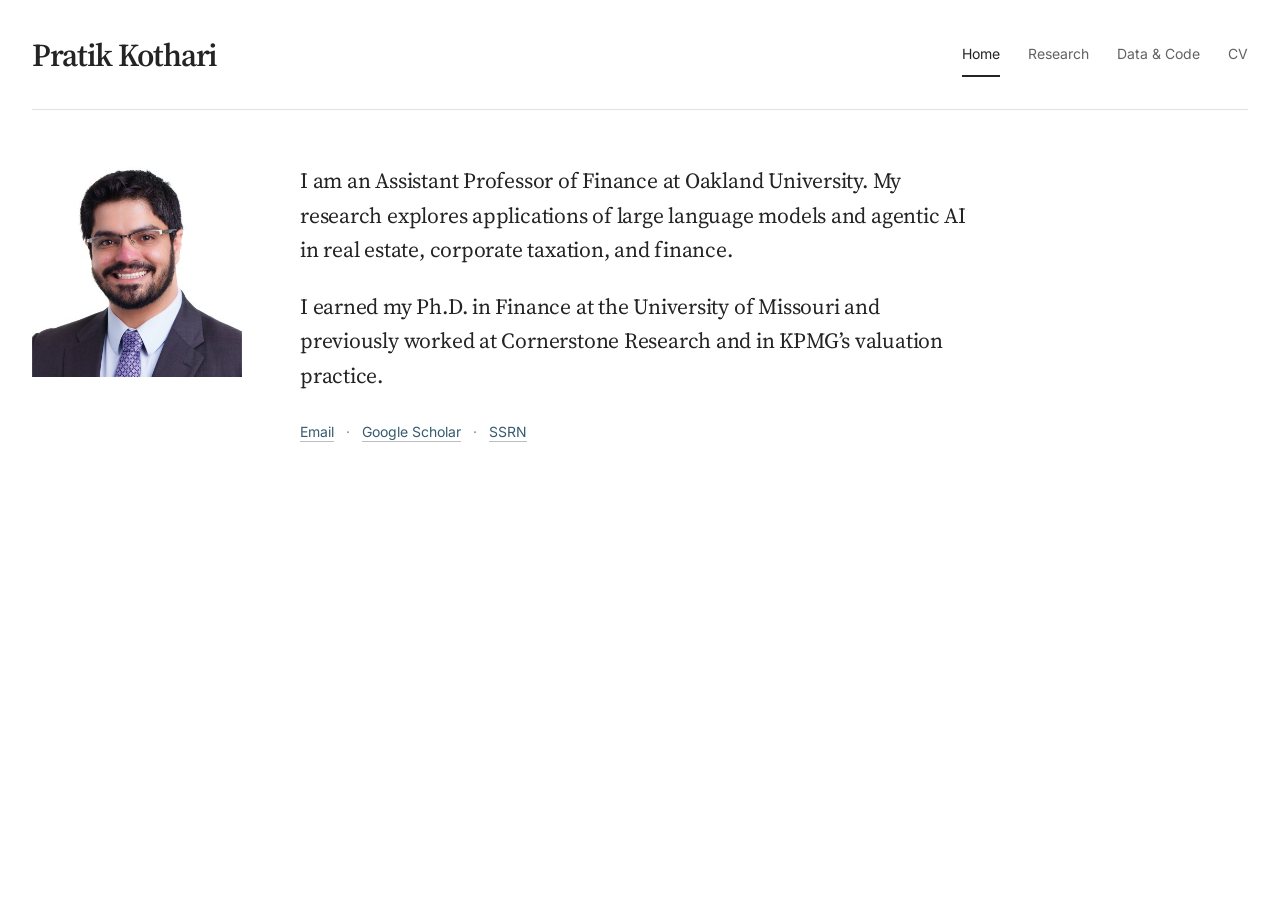
<file: index.html>
<!DOCTYPE html>
<html lang="en">
<head>
  <script src="js/analytics.js" defer></script>
  <meta charset="UTF-8">
  <meta name="viewport" content="width=device-width, initial-scale=1.0">
  <title>Pratik Kothari | Assistant Professor of Finance</title>
  <meta name="description" content="Pratik Kothari is an Assistant Professor of Finance at Oakland University. His research explores applications of large language models and agentic AI in real estate, corporate taxation, and finance.">
  <meta property="og:title" content="Pratik Kothari | Assistant Professor of Finance">
  <meta property="og:description" content="Research on applications of large language models and agentic AI in real estate, corporate taxation, and finance.">
  <meta property="og:type" content="website">
  <meta property="og:url" content="https://pratik-kothari.com/">
  <meta property="og:image" content="https://pratik-kothari.com/images/headshot.jpg">
  <link rel="canonical" href="https://pratik-kothari.com/">
  <script type="application/ld+json">
  {
    "@context": "https://schema.org",
    "@type": "Person",
    "name": "Pratik Kothari",
    "jobTitle": "Assistant Professor of Finance",
    "worksFor": {
      "@type": "Organization",
      "name": "Oakland University",
      "department": "School of Business Administration"
    },
    "url": "https://pratik-kothari.com",
    "image": "https://pratik-kothari.com/images/headshot.jpg",
    "email": "pkothari@oakland.edu",
    "sameAs": [
      "https://scholar.google.com/citations?user=ttBn_mQAAAAJ&hl=en&oi=sra",
      "https://papers.ssrn.com/sol3/cf_dev/AbsByAuth.cfm?per_id=2277546",
      "https://www.oakland.edu/business/faculty-staff-directory/pratik-kothari/"
    ],
    "alumniOf": [
      {"@type": "CollegeOrUniversity", "name": "University of Missouri"},
      {"@type": "CollegeOrUniversity", "name": "University of Texas at Austin"},
      {"@type": "CollegeOrUniversity", "name": "Indian Institute of Technology Roorkee"}
    ],
    "knowsAbout": ["Corporate Governance", "Real Estate Finance", "Corporate Taxation", "AI in Accounting and Finance"]
  }
  </script>
  <link rel="preconnect" href="https://fonts.googleapis.com">
  <link rel="preconnect" href="https://fonts.gstatic.com" crossorigin>
  <link href="https://fonts.googleapis.com/css2?family=Inter:wght@400;500;600&family=Source+Serif+4:opsz,wght@8..60,400;8..60,600&display=swap" rel="stylesheet">
  <link rel="stylesheet" href="https://cdnjs.cloudflare.com/ajax/libs/font-awesome/6.5.1/css/all.min.css" integrity="sha512-DTOQO9RWCH3ppGqcWaEA1BIZOC6xxalwEsw9c2QQeAIftl+Vegovlnee1c9QX4TctnWMn13TZye+giMm8e2LwA==" crossorigin="anonymous" referrerpolicy="no-referrer">
  <link rel="stylesheet" href="css/style.css?v=shared-frame-20261015">
</head>
<body class="home-page">
  <a class="skip-link" href="#main-content">Skip to content</a>

  <nav class="nav" aria-label="Main navigation">
    <div class="nav-inner">
      <h1 class="site-title" id="hero-title"><a href="index.html" class="nav-name">Pratik Kothari</a></h1>
      <button class="nav-toggle" aria-label="Toggle navigation" aria-expanded="false" aria-controls="navigation-links">
        <svg viewBox="0 0 24 24" fill="none" stroke="currentColor" stroke-width="2" stroke-linecap="round">
          <line x1="3" y1="6" x2="21" y2="6"/>
          <line x1="3" y1="12" x2="21" y2="12"/>
          <line x1="3" y1="18" x2="21" y2="18"/>
        </svg>
      </button>
      <ul class="nav-links" id="navigation-links">
        <li><a href="index.html" class="active" aria-current="page">Home</a></li>
        <li><a href="research.html">Research</a></li>
        <li><a href="data-code.html">Data &amp; Code</a></li>
        <li><a href="files/kothari_cv.pdf" target="_blank" rel="noopener">CV</a></li>
      </ul>
    </div>
  </nav>

  <main id="main-content">
    <section class="hero" aria-labelledby="hero-title">
      <div class="container">
        <div class="hero-inner">
          <figure class="hero-portrait">
            <img src="images/headshot.jpg" alt="Portrait of Pratik Kothari" width="400" height="400" fetchpriority="high">
          </figure>
          <div class="hero-text">
            <div class="hero-bio">
              <p>I am an Assistant Professor of Finance at Oakland University. My research explores applications of large language models and agentic AI in real estate, corporate taxation, and finance.</p>
              <p>I earned my Ph.D. in Finance at the University of Missouri and previously worked at Cornerstone Research and in KPMG&rsquo;s valuation practice.</p>
            </div>
            <div class="hero-links" aria-label="Contact and profiles">
              <a href="mailto:pkothari@oakland.edu">Email</a>
              <span aria-hidden="true">&middot;</span>
              <a href="https://scholar.google.com/citations?user=ttBn_mQAAAAJ&hl=en&oi=sra" target="_blank" rel="noopener">Google Scholar</a>
              <span aria-hidden="true">&middot;</span>
              <a href="https://papers.ssrn.com/sol3/cf_dev/AbsByAuth.cfm?per_id=2277546" target="_blank" rel="noopener">SSRN</a>
            </div>
          </div>
        </div>
      </div>
    </section>

  </main>

  <script src="js/main.js"></script>
</body>
</html>
</file>
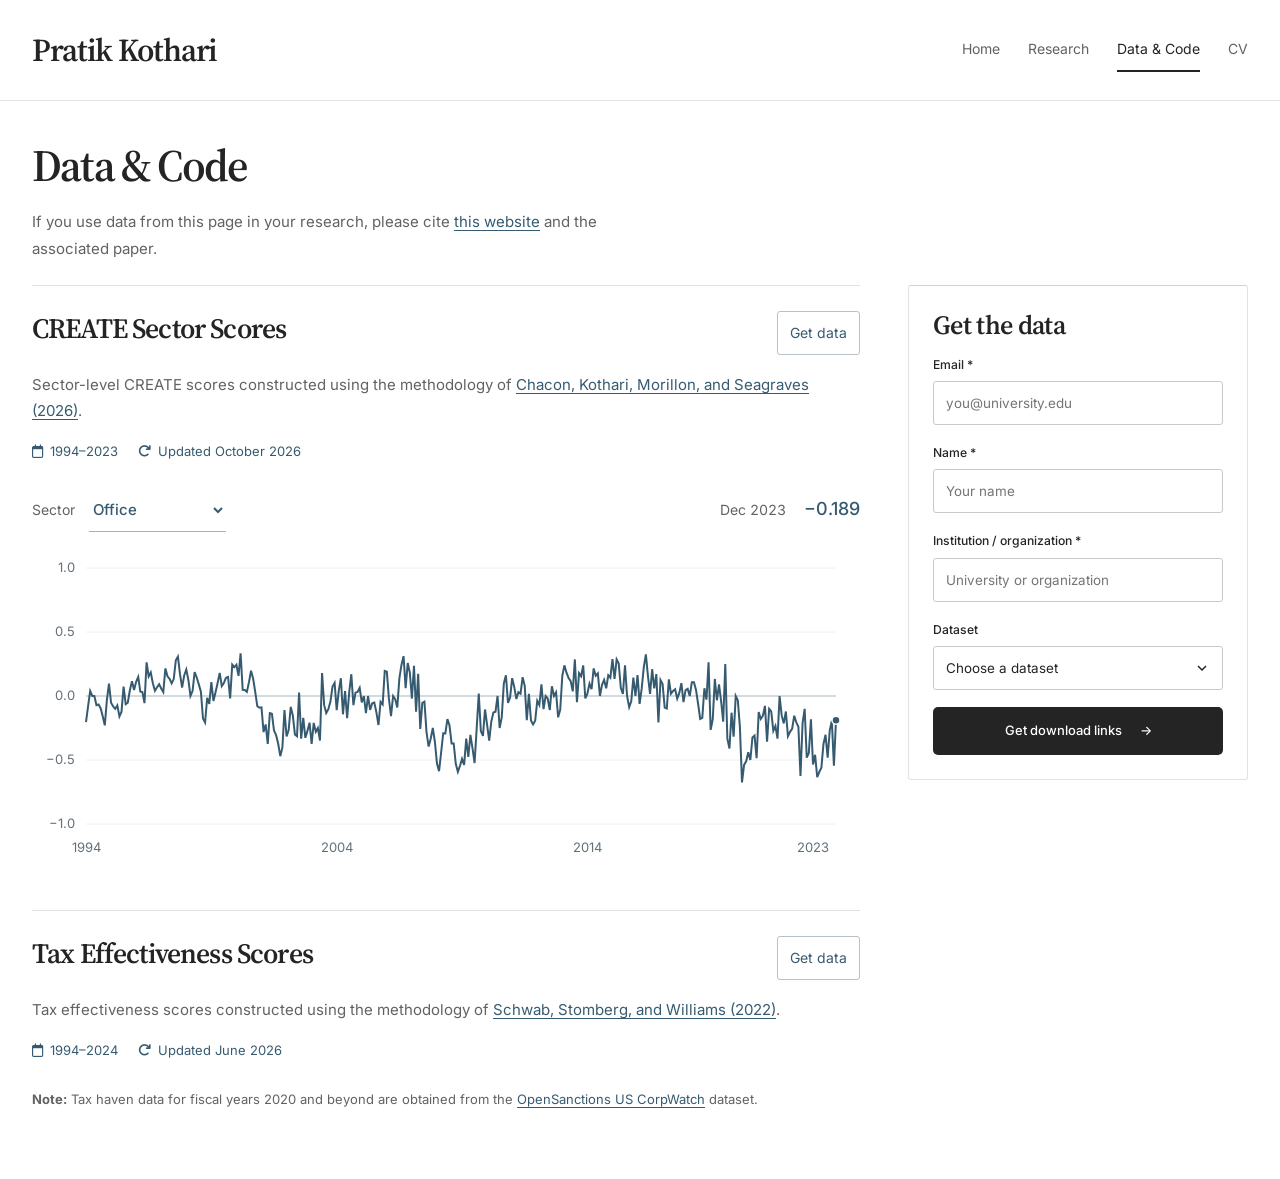
<file: data-code.html>
<!DOCTYPE html>
<html lang="en">
<head>
  <script src="js/analytics.js" defer></script>
  <meta charset="UTF-8">
  <meta name="viewport" content="width=device-width, initial-scale=1.0">
  <title>Data &amp; Code | Pratik Kothari</title>
  <meta name="description" content="Datasets and replication code for research by Pratik Kothari.">
  <meta property="og:title" content="Data & Code | Pratik Kothari">
  <meta property="og:description" content="Datasets and replication code for published research by Pratik Kothari.">
  <meta property="og:type" content="website">
  <meta property="og:url" content="https://pratik-kothari.com/data-code.html">
  <meta property="og:image" content="https://pratik-kothari.com/images/headshot.jpg">
  <link rel="canonical" href="https://pratik-kothari.com/data-code.html">
  <link rel="preconnect" href="https://fonts.googleapis.com">
  <link rel="preconnect" href="https://fonts.gstatic.com" crossorigin>
  <link href="https://fonts.googleapis.com/css2?family=Inter:wght@400;500;600&family=Source+Serif+4:opsz,wght@8..60,400;8..60,600&display=swap" rel="stylesheet">
  <link rel="stylesheet" href="https://cdnjs.cloudflare.com/ajax/libs/font-awesome/6.5.1/css/all.min.css" integrity="sha512-DTOQO9RWCH3ppGqcWaEA1BIZOC6xxalwEsw9c2QQeAIftl+Vegovlnee1c9QX4TctnWMn13TZye+giMm8e2LwA==" crossorigin="anonymous" referrerpolicy="no-referrer">
  <link rel="stylesheet" href="css/style.css?v=shared-frame-20261015">
  <link rel="stylesheet" href="css/data-explorer.css?v=editorial-chart-20261015">
</head>
<body class="data-page">
  <a class="skip-link" href="#main-content">Skip to content</a>
  <nav class="nav" aria-label="Main navigation">
    <div class="nav-inner">
      <a href="index.html" class="nav-name">Pratik Kothari</a>
      <button class="nav-toggle" aria-label="Toggle navigation" aria-expanded="false" aria-controls="navigation-links">
        <svg viewBox="0 0 24 24" fill="none" stroke="currentColor" stroke-width="2" stroke-linecap="round" aria-hidden="true">
          <line x1="3" y1="6" x2="21" y2="6"/><line x1="3" y1="12" x2="21" y2="12"/><line x1="3" y1="18" x2="21" y2="18"/>
        </svg>
      </button>
      <ul class="nav-links" id="navigation-links">
        <li><a href="index.html">Home</a></li>
        <li><a href="research.html">Research</a></li>
        <li><a href="data-code.html" class="active" aria-current="page">Data &amp; Code</a></li>
        <li><a href="files/kothari_cv.pdf" target="_blank" rel="noopener">CV</a></li>
      </ul>
    </div>
  </nav>

  <main id="main-content">
    <div class="container">
      <header class="page-header">
        <h1>Data &amp; Code</h1>
        <p class="data-citation-note">If you use data from this page in your research, please cite <a href="https://pratik-kothari.com/data-code.html">this website</a> and the associated paper.</p>
      </header>

      <div class="data-layout">
        <div class="dataset-cards">
        <article class="data-card" id="create-sector-scores" aria-labelledby="create-title">
          <div class="dataset-heading">
            <h2 class="data-card-title" id="create-title">CREATE Sector Scores</h2>
            <button class="dataset-get" type="button" data-dataset="create-sector-scores" aria-label="Get CREATE Sector Scores">Get data</button>
          </div>
          <p class="data-description">Sector-level CREATE scores constructed using the methodology of <a href="https://papers.ssrn.com/sol3/papers.cfm?abstract_id=5887322" target="_blank" rel="noopener">Chacon, Kothari, Morillon, and Seagraves (2026)</a>.</p>
          <div class="dataset-meta">
            <span><i class="fa-regular fa-calendar" aria-hidden="true"></i> 1994&ndash;2023</span>
            <span><i class="fa-solid fa-arrow-rotate-right" aria-hidden="true"></i> Updated October 2026</span>
          </div>
          <div class="dataset-explorer" hidden>
            <div class="explorer-toolbar">
              <div class="sector-control">
                <label for="sector-select">Sector</label>
                <select id="sector-select" disabled>
                  <option value="OFFICE">Office</option>
                  <option value="INDUSTRIAL">Industrial</option>
                  <option value="RETAIL">Retail</option>
                  <option value="RESIDENTIAL">Residential</option>
                  <option value="HEALTHCARE">Healthcare</option>
                  <option value="LODGING">Lodging</option>
                  <option value="SELF_STORAGE">Self Storage</option>
                  <option value="TELECOM">Telecom</option>
                  <option value="DATA_CENTERS">Data Centers</option>
                </select>
              </div>
              <div class="score-readout" hidden>
                <span class="score-date"></span>
                <span class="score-value"></span>
              </div>
            </div>
            <div class="sector-chart">
              <svg class="score-svg" role="img" tabindex="0" aria-label="Monthly CREATE sector scores from 1994 to 2023" aria-describedby="score-chart-help" hidden></svg>
              <p class="score-chart-status" role="status">Loading chart&hellip;</p>
              <p class="score-announcement chart-screen-reader" aria-live="polite" aria-atomic="true"></p>
              <p id="score-chart-help" class="chart-screen-reader">Use the left and right arrow keys to inspect monthly scores. Home and End select the first and last month. Missing observations are gaps.</p>
            </div>
          </div>
        </article>

        <article class="data-card" aria-labelledby="dataset-title">
          <div class="dataset-heading">
            <h2 class="data-card-title" id="dataset-title">Tax Effectiveness Scores</h2>
            <button class="dataset-get" type="button" data-dataset="tax-effectiveness" aria-label="Get Tax Effectiveness Scores">Get data</button>
          </div>
          <p class="data-description">Tax effectiveness scores constructed using the methodology of <a href="https://publications.aaahq.org/accounting-review/article-abstract/97/1/413/4364/Effective-Tax-Planning" target="_blank" rel="noopener">Schwab, Stomberg, and Williams (2022)</a>.</p>
          <div class="dataset-meta">
            <span><i class="fa-regular fa-calendar" aria-hidden="true"></i> 1994&ndash;2024</span>
            <span><i class="fa-solid fa-arrow-rotate-right" aria-hidden="true"></i> Updated June 2026</span>
          </div>
          <div class="data-note">
            <p><strong>Note:</strong> Tax haven data for fiscal years 2020 and beyond are obtained from the <a href="https://www.opensanctions.org/datasets/us_corpwatch/" target="_blank" rel="noopener">OpenSanctions US CorpWatch</a> dataset.</p>
          </div>
        </article>
        </div>

        <div>
          <section class="access-card" aria-labelledby="access-title">
            <div id="registration-panel">
              <h2 id="access-title">Get the data</h2>
              <p class="preview-notice" id="preview-notice" hidden>Local preview &mdash; no information is sent or saved. You can try the form to review the download experience.</p>
              <form id="download-form" method="post">
                <div class="form-field">
                  <label for="download-email">Email <span aria-hidden="true">*</span></label>
                  <input id="download-email" name="email" type="email" autocomplete="email" placeholder="you@university.edu" maxlength="254" required>
                </div>
                <div class="form-field">
                  <label for="download-name">Name <span aria-hidden="true">*</span></label>
                  <input id="download-name" name="name" type="text" autocomplete="name" placeholder="Your name" maxlength="120" pattern=".*\S.*" required>
                </div>
                <div class="form-field">
                  <label for="download-affiliation">Institution / organization <span aria-hidden="true">*</span></label>
                  <input id="download-affiliation" name="affiliation" type="text" autocomplete="organization" placeholder="University or organization" maxlength="200" pattern=".*\S.*" required>
                </div>
                <fieldset class="form-field dataset-field">
                  <legend id="dataset-field-label">Dataset</legend>
                  <details class="dataset-picker" id="dataset-picker">
                    <summary id="download-dataset" aria-labelledby="dataset-field-label dataset-current-label">
                      <span id="dataset-current-label">Choose a dataset</span>
                      <svg class="dataset-caret" viewBox="0 0 16 16" width="16" height="16" fill="none" stroke="currentColor" stroke-width="1.5" aria-hidden="true"><path d="m4 6 4 4 4-4"/></svg>
                    </summary>
                    <div class="dataset-options" role="radiogroup" aria-labelledby="dataset-field-label">
                      <label class="dataset-option">
                        <input type="radio" name="dataset" value="create-sector-scores" required>
                        <span>CREATE Sector Scores</span>
                      </label>
                      <label class="dataset-option">
                        <input type="radio" name="dataset" value="tax-effectiveness" required>
                        <span>Tax Effectiveness Scores</span>
                      </label>
                    </div>
                  </details>
                </fieldset>
                <div class="honeypot" aria-hidden="true">
                  <label for="download-website">Leave this field empty</label>
                  <input id="download-website" name="website" tabindex="-1" autocomplete="off">
                </div>
                <button class="button button-primary form-submit" type="submit" disabled>Get download links <span aria-hidden="true">&rarr;</span></button>
                <p class="form-status" id="form-status" role="status" aria-live="polite"></p>
              </form>
              <noscript><p class="form-status">Please enable JavaScript to use this form, or <a href="mailto:pkothari@oakland.edu?subject=Research%20data">email me for the data</a>.</p></noscript>
            </div>

            <div class="download-success" id="download-success" hidden>
              <div class="success-icon" aria-hidden="true"><i class="fa-solid fa-check"></i></div>
              <h2 id="success-title" tabindex="-1">Your data are ready.</h2>
              <p id="success-message">Download your files below.</p>
              <div class="download-links" id="download-links"></div>
              <button type="button" class="text-button" id="download-reset">Choose different files</button>
            </div>
          </section>
        </div>
      </div>
    </div>
  </main>

  <script src="js/main.js"></script>
  <script src="js/download-config.js?v=registration-live-1"></script>
  <script src="js/datasets.js?v=create-scores-2"></script>
  <script src="js/downloads.js?v=concise-copy-1"></script>
  <script src="js/data-explorer.js?v=editorial-chart-20261015"></script>
</body>
</html>
</file>
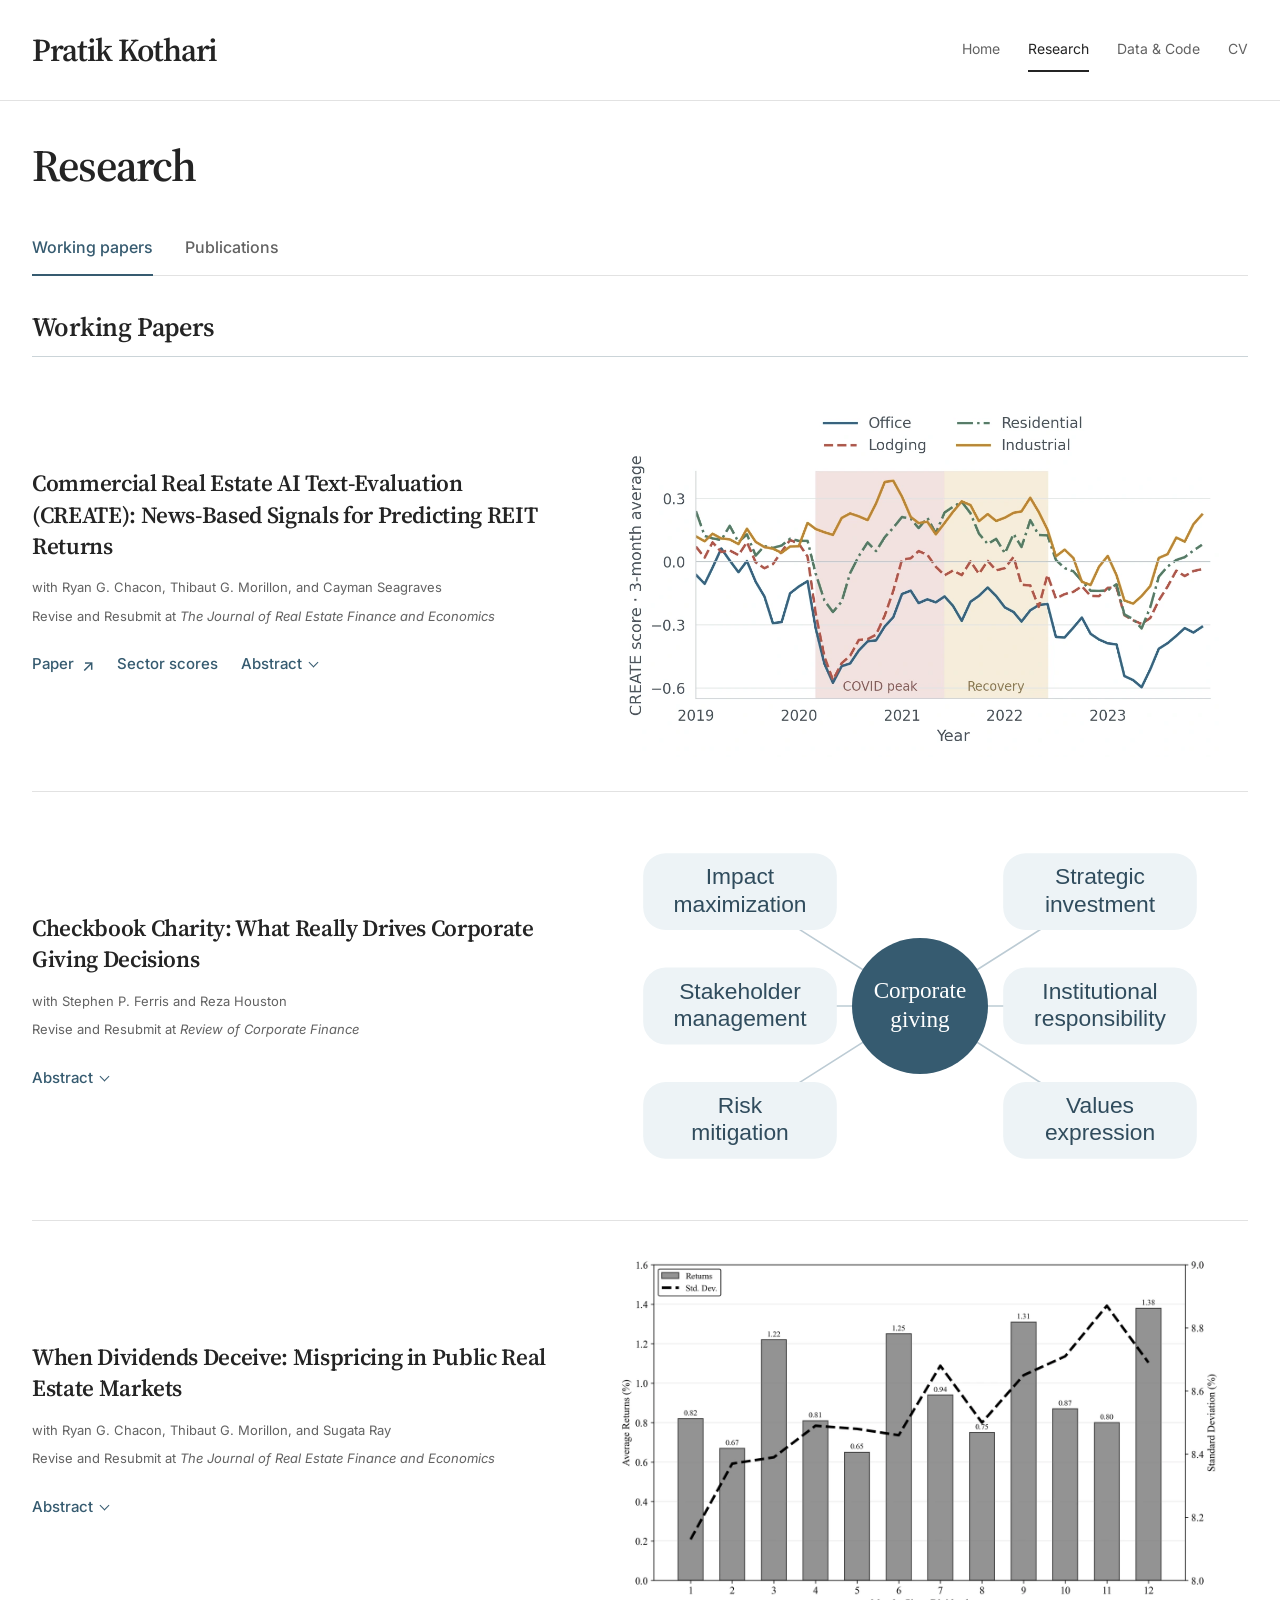
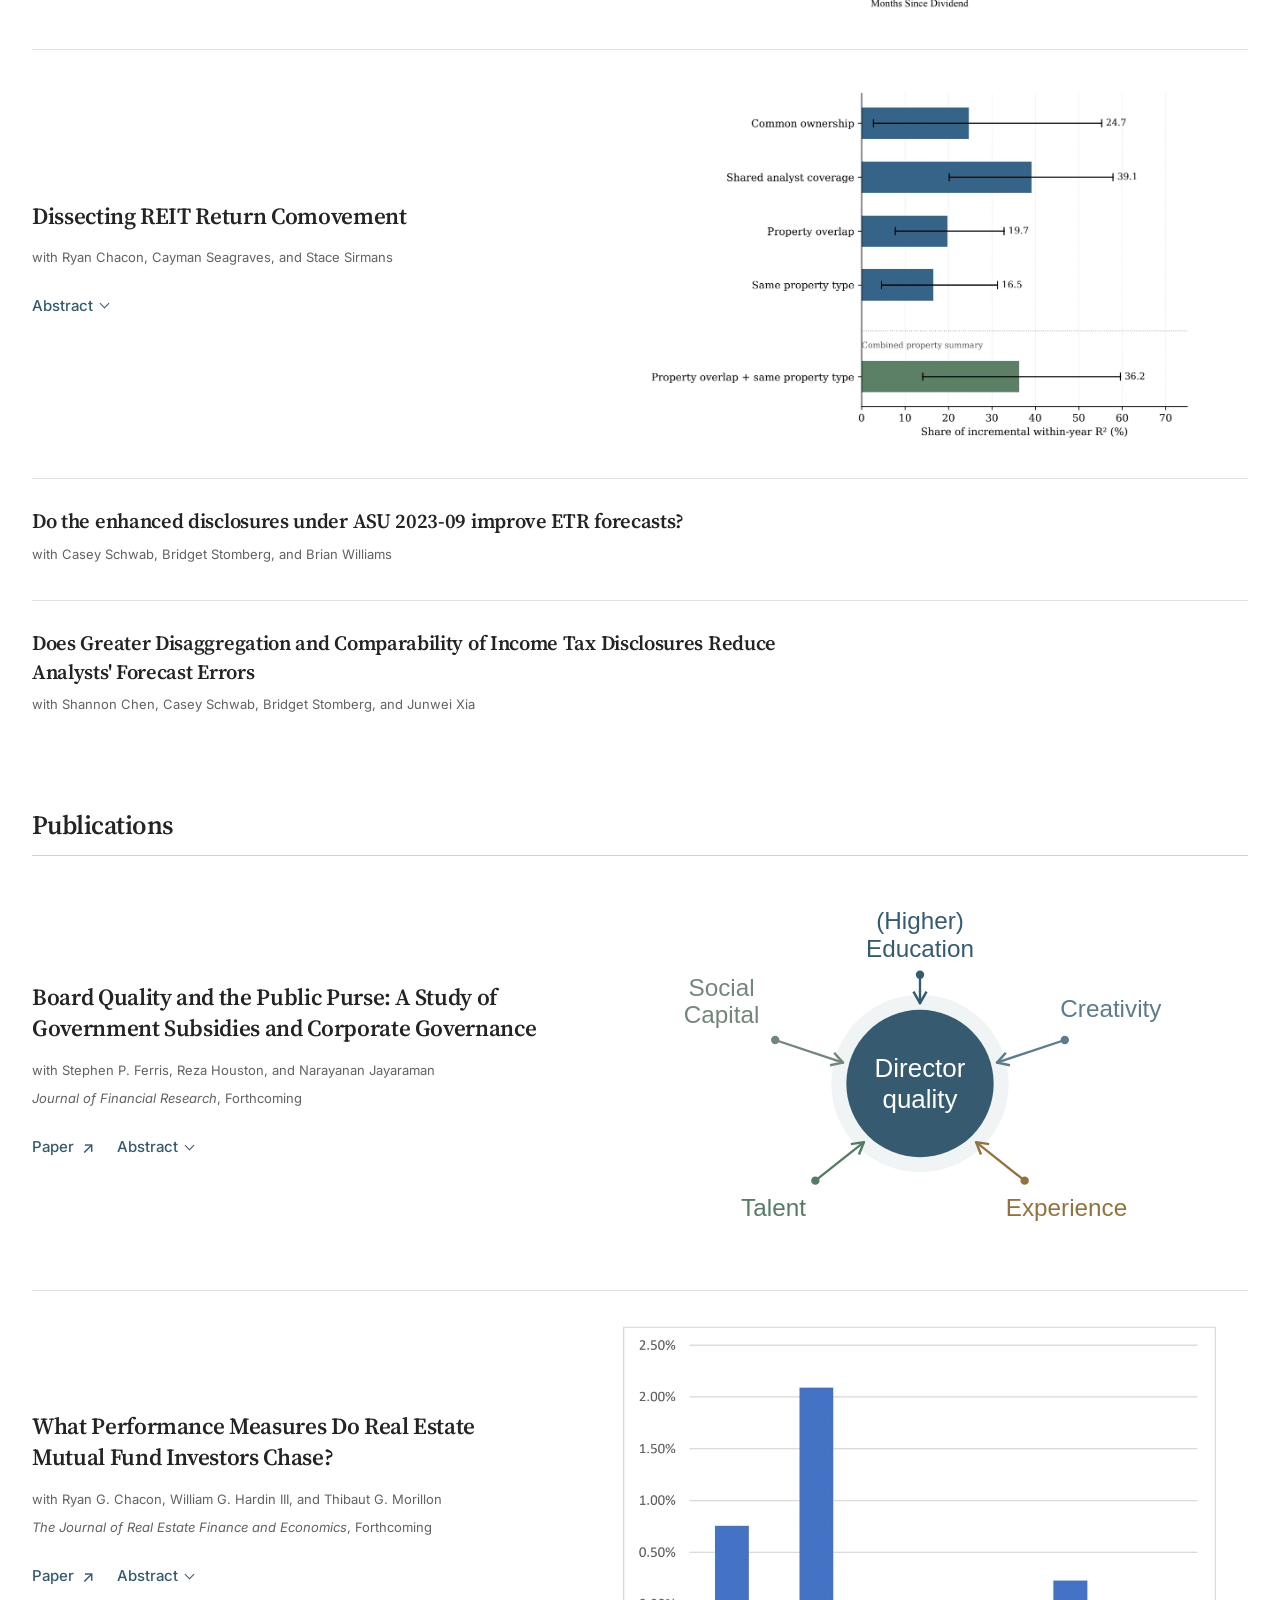
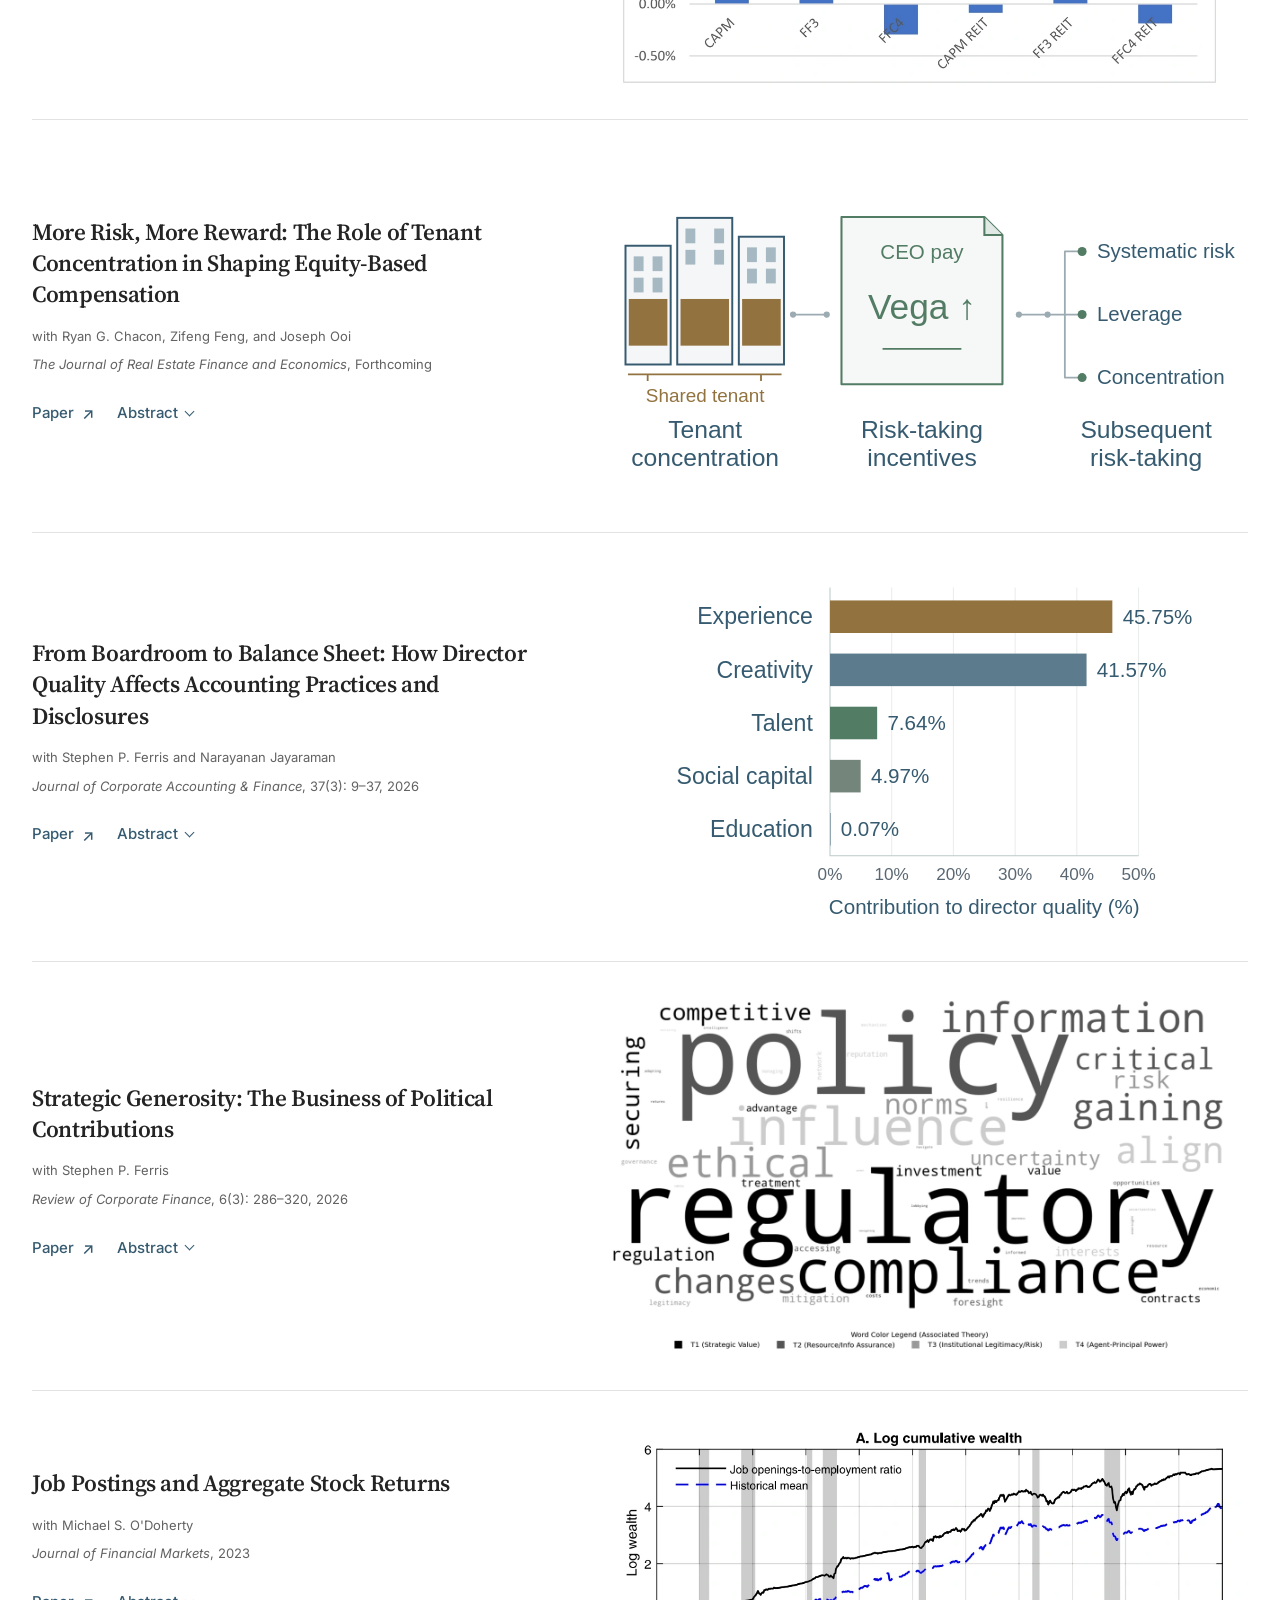
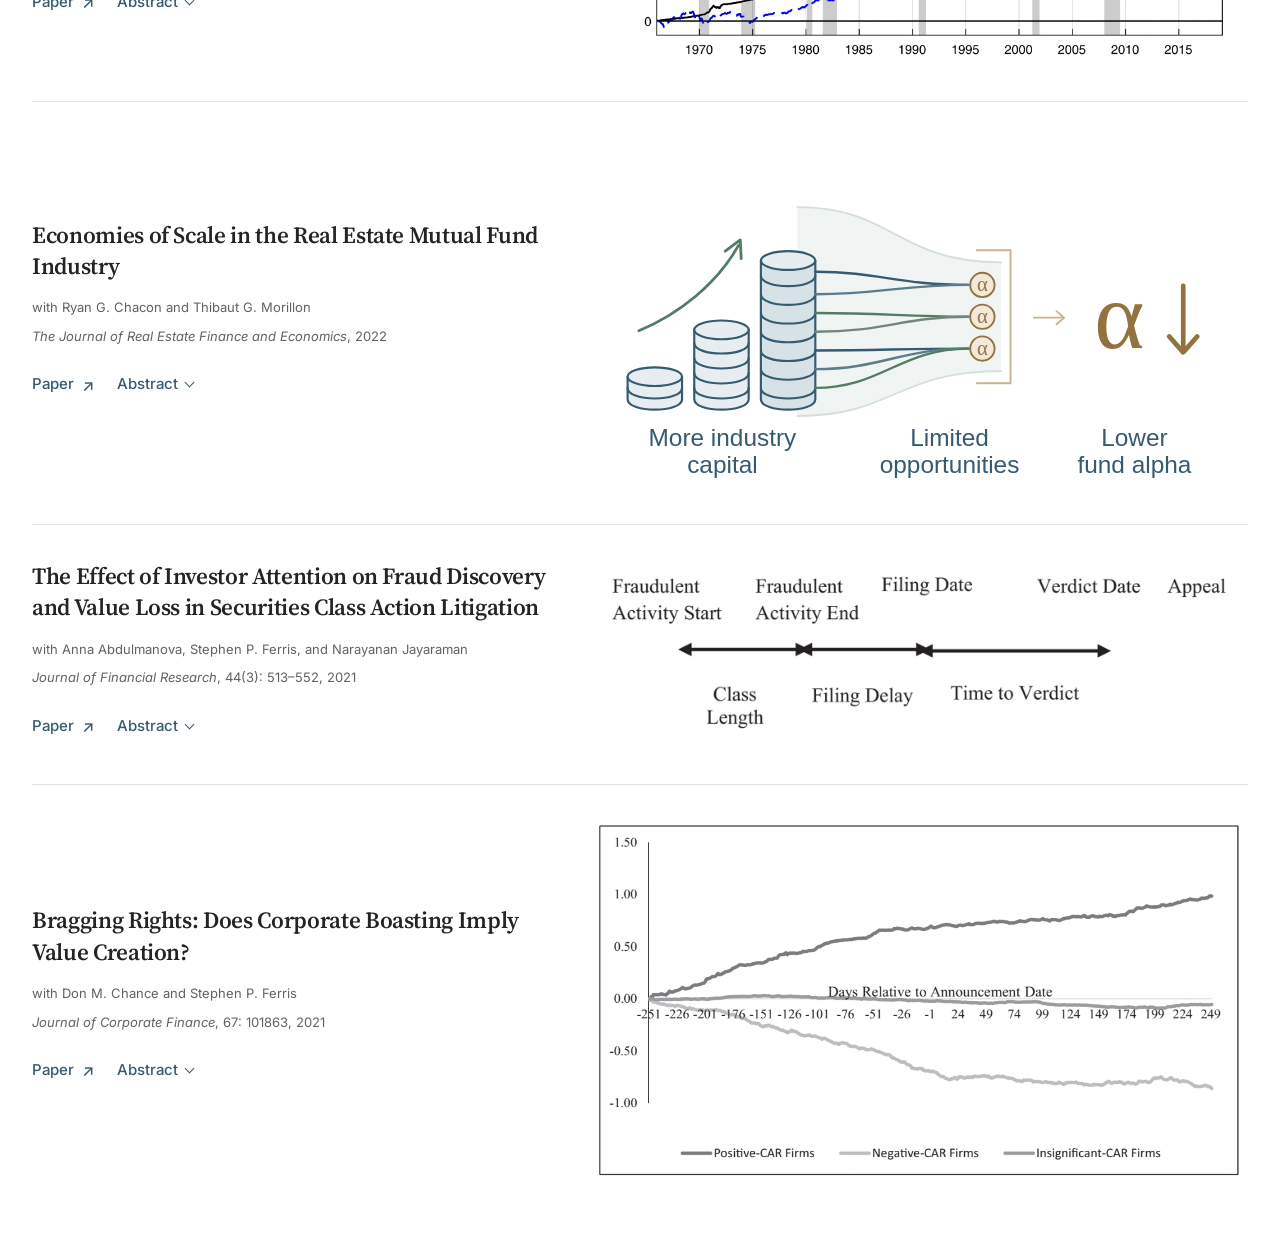
<file: research.html>
<!DOCTYPE html>
<html lang="en">
<head>
  <script src="js/analytics.js" defer></script>
  <meta charset="UTF-8">
  <meta name="viewport" content="width=device-width, initial-scale=1.0">
  <title>Research | Pratik Kothari</title>
  <meta name="description" content="Research publications and working papers by Pratik Kothari on corporate governance, real estate finance, and financial markets.">
  <meta property="og:title" content="Research | Pratik Kothari">
  <meta property="og:description" content="Research publications and working papers by Pratik Kothari.">
  <meta property="og:type" content="website">
  <meta property="og:url" content="https://pratik-kothari.com/research.html">
  <meta property="og:image" content="https://pratik-kothari.com/images/headshot.jpg">
  <link rel="canonical" href="https://pratik-kothari.com/research.html">
  <link rel="preconnect" href="https://fonts.googleapis.com">
  <link rel="preconnect" href="https://fonts.gstatic.com" crossorigin>
  <link href="https://fonts.googleapis.com/css2?family=Inter:wght@400;500;600&family=Source+Serif+4:opsz,wght@8..60,400;8..60,600&display=swap" rel="stylesheet">
  <link rel="stylesheet" href="https://cdnjs.cloudflare.com/ajax/libs/font-awesome/6.5.1/css/all.min.css" integrity="sha512-DTOQO9RWCH3ppGqcWaEA1BIZOC6xxalwEsw9c2QQeAIftl+Vegovlnee1c9QX4TctnWMn13TZye+giMm8e2LwA==" crossorigin="anonymous" referrerpolicy="no-referrer">
  <link rel="stylesheet" href="css/style.css?v=shared-frame-20261015">
  <link rel="stylesheet" href="css/research-visuals.css?v=shared-frame-20261015">
</head>
<body class="research-page">
  <a class="skip-link" href="#main-content">Skip to content</a>

  <nav class="nav" aria-label="Main navigation">
    <div class="nav-inner">
      <a href="index.html" class="nav-name">Pratik Kothari</a>
      <button class="nav-toggle" aria-label="Toggle navigation" aria-expanded="false" aria-controls="navigation-links">
        <svg viewBox="0 0 24 24" fill="none" stroke="currentColor" stroke-width="2" stroke-linecap="round">
          <line x1="3" y1="6" x2="21" y2="6"/>
          <line x1="3" y1="12" x2="21" y2="12"/>
          <line x1="3" y1="18" x2="21" y2="18"/>
        </svg>
      </button>
      <ul class="nav-links" id="navigation-links">
        <li><a href="index.html">Home</a></li>
        <li><a href="research.html" class="active" aria-current="page">Research</a></li>
        <li><a href="data-code.html">Data &amp; Code</a></li>
        <li><a href="files/kothari_cv.pdf" target="_blank" rel="noopener">CV</a></li>
      </ul>
    </div>
  </nav>

  <main id="main-content">
    <div class="container research-container">

      <div class="page-header">
        <h1>Research</h1>
      </div>
      <nav aria-label="Research sections">
        <ul class="section-nav">
          <li><a href="#working-papers" aria-current="location">Working papers</a></li>
          <li><a href="#publications">Publications</a></li>
        </ul>
      </nav>

      <!-- ═══════════════════════════════════════════
           WORKING PAPERS
           ═══════════════════════════════════════════ -->
      <section class="papers-section" id="working-papers" aria-labelledby="working-papers-title">
        <header class="papers-section-header">
          <h2 class="papers-section-title" id="working-papers-title">Working Papers</h2>
        </header>

        <div class="paper-card paper-feature">
          <div class="paper-copy">
            <h3 class="paper-title">Commercial Real Estate AI Text-Evaluation (CREATE): News-Based Signals for Predicting REIT Returns</h3>
            <p class="paper-authors">with Ryan G. Chacon, Thibaut G. Morillon, and Cayman Seagraves</p>
            <p class="paper-venue">Revise and Resubmit at <em>The Journal of Real Estate Finance and Economics</em></p>
            <div class="paper-actions">
              <a class="paper-link" href="https://papers.ssrn.com/sol3/papers.cfm?abstract_id=5887322" target="_blank" rel="noopener">Paper <span class="paper-arrow" aria-hidden="true">&#8599;</span></a>
              <a class="paper-link" href="data-code.html#create-sector-scores"> Sector scores</a>
              <button class="abstract-toggle" onclick="toggleAbstract(this)">
                Abstract <span class="chevron" aria-hidden="true"></span>
              </button>
            </div>
            <div class="abstract-content">
              <p class="abstract-text">We introduce the Commercial Real Estate AI Text-Evaluation (CREATE) score, a sector-level trading signal extracted from Wall Street Journal articles using large language models (LLMs). Unlike traditional natural language processing (NLP) methods based on dictionaries or supervised classifiers, CREATE leverages the contextual reasoning of LLMs to identify relevant information from unstructured text. We apply a filtering technique to mitigate forward-looking bias that afflicts LLMs (Engelberg et al., 2025). A sector-rotation strategy that goes long (short) REIT sectors with high (low) CREATE scores generates an annualized alpha of 6 percent and performs especially well during recessions. Comparing three models, we find that models with more advanced contextual reasoning yield much stronger predictive signals. The results highlight the value of LLM-based text analysis for real estate investment and asset pricing.</p>
            </div>
          </div>
          <figure class="paper-figure">
            <button type="button" class="figure-open" aria-label="Enlarge figure: Commercial Real Estate AI Text-Evaluation (CREATE): News-Based Signals for Predicting REIT Returns" aria-expanded="false" aria-controls="research-figure-commercial-real-estate-ai-text-evaluation-create-news-based-signals-for-predicting-reit-returns">
              <img id="research-figure-commercial-real-estate-ai-text-evaluation-create-news-based-signals-for-predicting-reit-returns" src="images/research/create-covid.webp" alt="CREATE scores through COVID: four sectors, January 2019–December 2023. Three-month rolling averages." width="1152" height="684" loading="lazy" decoding="async">
            </button>
          </figure>
        </div>

        <div class="paper-card paper-feature">
          <div class="paper-copy">
            <h3 class="paper-title">Checkbook Charity: What Really Drives Corporate Giving Decisions</h3>
            <p class="paper-authors">with Stephen P. Ferris and Reza Houston</p>
            <p class="paper-venue">Revise and Resubmit at <em>Review of Corporate Finance</em></p>
            <div class="paper-actions">
              <button class="abstract-toggle" onclick="toggleAbstract(this)">
                Abstract <span class="chevron" aria-hidden="true"></span>
              </button>
            </div>
            <div class="abstract-content">
              <p class="abstract-text">This study investigates the ethical models that guide corporate philanthropic decision-making. While billions of dollars flow annually from corporations to charitable causes, there is a systematic lack of evidence concerning how CEOs navigate competing moral rationales when awarding these resources. By surveying AI-simulated executives representing S&amp;P 500 CEOs, we examine how six prominent ethical theories explain corporate philanthropic decisions. We find that corporate philanthropy reflects pragmatic ethical pluralism rather than adherence to normative principles. CEOs simultaneously endorse multiple, sometimes competing, moral logics, with risk mitigation emerging as a near-universal rationale. We discover systematic variation in philanthropic orientations across firm and individual characteristics, revealing disconnections between stated ethical principles and actual philanthropic allocations. These findings show the complex moral balancing performed by CEOs when evaluating their firm’s charitable giving. Our results challenge simplistic altruism-instrumentalism dichotomies and confirm how business pressures and individual values interact to shape corporate philanthropy.</p>
            </div>
          </div>
          <figure class="paper-figure">
            <button type="button" class="figure-open" aria-label="Enlarge figure: Checkbook Charity: What Really Drives Corporate Giving Decisions" aria-expanded="false" aria-controls="research-figure-checkbook-charity-what-really-drives-corporate-giving-decisions">
              <img id="research-figure-checkbook-charity-what-really-drives-corporate-giving-decisions" src="images/research/checkbook-motives.svg" alt="Six motives for corporate giving: impact maximization, strategic investment, stakeholder management, institutional responsibility, risk mitigation, and values expression. Conceptual diagram; sizes do not encode empirical weights." width="700" height="450" loading="lazy" decoding="async">
            </button>
          </figure>
        </div>

        <div class="paper-card paper-feature">
          <div class="paper-copy">
            <h3 class="paper-title">When Dividends Deceive: Mispricing in Public Real Estate Markets</h3>
            <p class="paper-authors">with Ryan G. Chacon, Thibaut G. Morillon, and Sugata Ray</p>
            <p class="paper-venue">Revise and Resubmit at <em>The Journal of Real Estate Finance and Economics</em></p>
            <div class="paper-actions">
              <button class="abstract-toggle" onclick="toggleAbstract(this)">
                Abstract <span class="chevron" aria-hidden="true"></span>
              </button>
            </div>
            <div class="abstract-content">
              <p class="abstract-text">We investigate the free dividends fallacy in equity Real Estate Investment Trusts (REITs). The mandatory REIT payout requirement renders the propensity to pay dividends exogenous to firm quality, isolating behavioral preferences from rational quality signaling. Using a comprehensive panel of REIT dividend events from 1980 to 2023, we find that REIT returns are elevated in predicted dividend months, consistent with price pressure from dividend-seeking investors. Dividend-window returns are positively related to dividend yield, negatively related to interest rates, and negatively related to past market performance. These price patterns subsequently reverse, and insiders trade strategically to exploit the predictable mispricing. These results hold among REITs that would be least likely to pay dividends absent regulatory requirements, consistent with the presence of a free dividends fallacy.</p>
            </div>
          </div>
          <figure class="paper-figure">
            <button type="button" class="figure-open" aria-label="Enlarge figure: When Dividends Deceive: Mispricing in Public Real Estate Markets" aria-expanded="false" aria-controls="research-figure-when-dividends-deceive-mispricing-in-public-real-estate-markets">
              <img id="research-figure-when-dividends-deceive-mispricing-in-public-real-estate-markets" src="images/research/dividend-months.webp" alt="Average returns and return standard deviation by month since the last dividend. Returns peak at the quarterly intervals." width="1400" height="830" loading="lazy" decoding="async">
            </button>
          </figure>
        </div>

        <div class="paper-card paper-feature">
          <div class="paper-copy">
            <h3 class="paper-title">Dissecting REIT Return Comovement</h3>
            <p class="paper-authors">with Ryan Chacon, Cayman Seagraves, and Stace Sirmans</p>
            <div class="paper-actions">
              <button class="abstract-toggle" onclick="toggleAbstract(this)">
                Abstract <span class="chevron" aria-hidden="true"></span>
              </button>
            </div>
            <div class="abstract-content">
              <p class="abstract-text">Observed REIT properties provide an operating comparison for interpreting connected-stock co-movement. Detailed property overlap is positively associated with return correlation and aggregate funds-from-operations growth correlation. Owners and analysts add return information conditional on the property measures; analysts have weaker positive operating evidence, while ownership’s operating association is imprecise. All four dated connections, including dominant property type, describe annual return dependence beyond size, factor-implied correlation and recent return history. The comparisons establish complementary information in operating assets and financial relationships without decomposing fundamental return news. In a 2006–2023 allocation exercise, the property correlation procedure raises the annual certainty equivalent by 2.04 percentage points relative to raw historical correlation, mainly through higher realized means. The portfolio gain evaluates the complete forecasting procedure because an otherwise identical regression without connections is unavailable.</p>
            </div>
          </div>
          <figure class="paper-figure">
            <button type="button" class="figure-open" aria-label="Enlarge figure: Dissecting REIT Return Comovement" aria-expanded="false" aria-controls="research-figure-dissecting-reit-return-comovement">
              <img id="research-figure-dissecting-reit-return-comovement" src="images/research/comovement-shares.webp" alt="Shares of explained REIT return comovement attributed to four connection measures, with 95 percent confidence intervals." width="1251" height="813" loading="lazy" decoding="async">
            </button>
          </figure>
        </div>

        <div class="paper-card">
          <h3 class="paper-title">Do the enhanced disclosures under ASU 2023-09 improve ETR forecasts?</h3>
          <p class="paper-authors">with Casey Schwab, Bridget Stomberg, and Brian Williams</p>
        </div>

        <div class="paper-card">
          <h3 class="paper-title">Does Greater Disaggregation and Comparability of Income Tax Disclosures Reduce Analysts' Forecast Errors</h3>
          <p class="paper-authors">with Shannon Chen, Casey Schwab, Bridget Stomberg, and Junwei Xia</p>
        </div>

      </section>

      <!-- ═══════════════════════════════════════════
           PUBLICATIONS
           ═══════════════════════════════════════════ -->
      <section class="papers-section" id="publications" aria-labelledby="publications-title">
        <header class="papers-section-header">
          <h2 class="papers-section-title" id="publications-title">Publications</h2>
        </header>

        <div class="paper-card paper-feature">
          <div class="paper-copy">
            <h3 class="paper-title">Board Quality and the Public Purse: A Study of Government Subsidies and Corporate Governance</h3>
            <p class="paper-authors">with Stephen P. Ferris, Reza Houston, and Narayanan Jayaraman</p>
            <p class="paper-venue"><em>Journal of Financial Research</em>, Forthcoming</p>
            <div class="paper-actions">
              <a class="paper-link" href="https://onlinelibrary.wiley.com/doi/10.1111/jfir.70046" target="_blank" rel="noopener">Paper <span class="paper-arrow" aria-hidden="true">&#8599;</span></a>
              <button class="abstract-toggle" onclick="toggleAbstract(this)">
                Abstract <span class="chevron" aria-hidden="true"></span>
              </button>
            </div>
            <div class="abstract-content">
              <p class="abstract-text">Given the implicit management responsibilities inherent in the duties of loyalty, care, and good faith charged to directors, we use the leadership literature to develop a new measure of director quality. With our integrated leadership model of director quality, we explore the relation between board quality and a firm's success with government subsidies. We find that firms with higher-quality boards secure more subsidies, receive subsidies more consistently, and more efficiently use subsidies to enhance financial performance. We confirm the causal relation between board quality and subsidies using the launch of two federal subsidy programs as exogenous shocks.</p>
            </div>
          </div>
          <figure class="paper-figure">
            <button type="button" class="figure-open" aria-label="Enlarge figure: Board Quality and the Public Purse: A Study of Government Subsidies and Corporate Governance" aria-expanded="false" aria-controls="research-figure-board-quality-and-the-public-purse-a-study-of-government-subsidies-and-corporate-governance">
              <img id="research-figure-board-quality-and-the-public-purse-a-study-of-government-subsidies-and-corporate-governance" src="images/research/director-quality-inputs.svg" alt="Higher education, creativity, experience, talent, and social capital contribute to director quality. Adapted from the FMA 2024 presentation." width="700" height="430" loading="lazy" decoding="async">
            </button>
          </figure>
        </div>

        <div class="paper-card paper-feature">
          <div class="paper-copy">
            <h3 class="paper-title">What Performance Measures Do Real Estate Mutual Fund Investors Chase?</h3>
            <p class="paper-authors">with Ryan G. Chacon, William G. Hardin III, and Thibaut G. Morillon</p>
            <p class="paper-venue"><em>The Journal of Real Estate Finance and Economics</em>, Forthcoming</p>
            <div class="paper-actions">
              <a class="paper-link" href="https://link.springer.com/article/10.1007/s11146-026-10049-8" target="_blank" rel="noopener">Paper <span class="paper-arrow" aria-hidden="true">&#8599;</span></a>
              <button class="abstract-toggle" onclick="toggleAbstract(this)">
                Abstract <span class="chevron" aria-hidden="true"></span>
              </button>
            </div>
            <div class="abstract-content">
              <p class="abstract-text">We examine how retail and institutional real estate investors benchmark fund performance across a comprehensive set of performance metrics. Our analysis focuses on a subset of real estate funds for which fund flows, investor type (retail vs. institutional), and risk-adjusted performance are observable. We find that benchmarking practices differ systematically by investor type. Retail investors respond primarily to raw, unadjusted returns, whereas institutional investors are most sensitive to risk-adjusted performance, particularly CAPM alphas estimated using a real estate index as the market benchmark. Although multifactor models most accurately explain historical fund performance, they exert limited influence on the investment decisions or benchmarking practices of either investor group. Ultimately, what drives performance may not be what drives capital.</p>
            </div>
          </div>
          <figure class="paper-figure">
            <button type="button" class="figure-open" aria-label="Enlarge figure: What Performance Measures Do Real Estate Mutual Fund Investors Chase?" aria-expanded="false" aria-controls="research-figure-what-performance-measures-do-real-estate-investors-chase">
              <img id="research-figure-what-performance-measures-do-real-estate-investors-chase" src="images/research/performance-benchmarks.webp" alt="Average annualized net alpha under six alternative benchmark models, combined sample." width="1095" height="657" loading="lazy" decoding="async">
            </button>
          </figure>
        </div>

        <div class="paper-card paper-feature">
          <div class="paper-copy">
            <h3 class="paper-title">More Risk, More Reward: The Role of Tenant Concentration in Shaping Equity-Based Compensation</h3>
            <p class="paper-authors">with Ryan G. Chacon, Zifeng Feng, and Joseph Ooi</p>
            <p class="paper-venue"><em>The Journal of Real Estate Finance and Economics</em>, Forthcoming</p>
            <div class="paper-actions">
              <a class="paper-link" href="https://link.springer.com/article/10.1007/s11146-026-10072-9" target="_blank" rel="noopener">Paper <span class="paper-arrow" aria-hidden="true">&#8599;</span></a>
              <button class="abstract-toggle" onclick="toggleAbstract(this)">
                Abstract <span class="chevron" aria-hidden="true"></span>
              </button>
            </div>
            <div class="abstract-content">
              <p class="abstract-text">This study examines how tenant concentration risk influences CEO compensation design. We find that boards of listed equity Real Estate Investment Trusts (REITs) with concentrated property portfolios design CEO pay packages to encourage risk-taking. These incentives help mitigate moral hazard concerns between risk-averse CEOs and diversified shareholders. The positive relationship between tenant concentration and risk-taking incentives awarded to CEOs holds after accounting for potential reverse causality. The effect is amplified when the concentrated tenant base comprises smaller and less profitable firms. The findings are attenuated when REITs have poor growth prospects. These incentives are followed by greater firm risk-taking: CEOs with higher Vega subsequently exhibit higher systematic risk and leverage and steer their portfolios toward greater concentration. Our findings suggest that REIT boards account for moral hazard and risk alignment in compensation design, moving beyond generic market-based risks to firm- and tenant-specific considerations.</p>
            </div>
          </div>
          <figure class="paper-figure">
            <button type="button" class="figure-open" aria-label="Enlarge figure: More Risk, More Reward: The Role of Tenant Concentration in Shaping Equity-Based Compensation" aria-expanded="false" aria-controls="research-figure-more-risk-more-reward-the-role-of-tenant-concentration-in-shaping-equity-based-compensation">
              <img id="research-figure-more-risk-more-reward-the-role-of-tenant-concentration-in-shaping-equity-based-compensation" src="images/research/tenant-risk-incentives.svg" alt="Conceptual illustration of concentrated tenant exposure and stronger CEO risk-taking incentives through pay Vega, followed by greater firm risk-taking. No numerical magnitudes are depicted." width="800" height="420" loading="lazy" decoding="async">
            </button>
          </figure>
        </div>

        <div class="paper-card paper-feature">
          <div class="paper-copy">
            <h3 class="paper-title">From Boardroom to Balance Sheet: How Director Quality Affects Accounting Practices and Disclosures</h3>
            <p class="paper-authors">with Stephen P. Ferris and Narayanan Jayaraman</p>
            <p class="paper-venue"><em>Journal of Corporate Accounting &amp; Finance</em>, 37(3): 9&ndash;37, 2026</p>
            <div class="paper-actions">
              <a class="paper-link" href="https://onlinelibrary.wiley.com/doi/full/10.1002/jcaf.70023" target="_blank" rel="noopener">Paper <span class="paper-arrow" aria-hidden="true">&#8599;</span></a>
              <button class="abstract-toggle" onclick="toggleAbstract(this)">
                Abstract <span class="chevron" aria-hidden="true"></span>
              </button>
            </div>
            <div class="abstract-content">
              <p class="abstract-text">Based on the leadership responsibilities embedded in the legal duties of all directors, we construct a new model of director quality. Averaging across the quality of individual directors, we estimate the quality of the board itself and explore how it affects a firm's accounting practices. We find that higher-quality boards manage their earnings less, restate their financials less frequently, and hire higher-quality auditors. Additionally, these boards are more transparent, voluntarily disclose business risks, limit non-audit services, and are associated with higher levels of performance. We confirm causality using director death as an exogenous shock.</p>
            </div>
          </div>
          <figure class="paper-figure">
            <button type="button" class="figure-open" aria-label="Enlarge figure: From Boardroom to Balance Sheet: How Director Quality Affects Accounting Practices and Disclosures" aria-expanded="false" aria-controls="research-figure-from-boardroom-to-balance-sheet-how-director-quality-affects-accounting-practices-and-disclosures">
              <img id="research-figure-from-boardroom-to-balance-sheet-how-director-quality-affects-accounting-practices-and-disclosures" src="images/research/director-quality-contributions.svg" alt="Relative contributions to director quality: experience 45.75 percent, creativity 41.57 percent, talent 7.64 percent, social capital 4.97 percent, and education 0.07 percent. Adapted from the FMA 2024 presentation." width="700" height="420" loading="lazy" decoding="async">
            </button>
          </figure>
        </div>

        <div class="paper-card paper-feature">
          <div class="paper-copy">
            <h3 class="paper-title">Strategic Generosity: The Business of Political Contributions</h3>
            <p class="paper-authors">with Stephen P. Ferris</p>
            <p class="paper-venue"><em>Review of Corporate Finance</em>, 6(3): 286–320, 2026</p>
            <div class="paper-actions">
              <a class="paper-link" href="https://doi.org/10.1108/RCF-04-2025-0022" target="_blank" rel="noopener">Paper <span class="paper-arrow" aria-hidden="true">&#8599;</span></a>
              <button class="abstract-toggle" onclick="toggleAbstract(this)">
                Abstract <span class="chevron" aria-hidden="true"></span>
              </button>
            </div>
            <div class="abstract-content">
              <p class="abstract-text">We investigate the motivations behind corporate political contributions using a new survey methodology employing AI-generated agents (&ldquo;Digital Executives&rdquo;) representing S&amp;P 500 CEOs. Surveying 4,600 AI-generated agents, we find that executives primarily view political contributions as strategic investments that extract economic value and secure critical information to navigate policy landscapes. These motivations dominate rationales related to institutional legitimacy or agency considerations, particularly in the high political uncertainty environments perceived by the agents. Our results provide direct evidence of the drivers of corporate political strategy under uncertainty, highlighting the critical roles of value capture and information acquisition.</p>
            </div>
          </div>
          <figure class="paper-figure">
            <button type="button" class="figure-open" aria-label="Enlarge figure: Strategic Generosity: The Business of Political Contributions" aria-expanded="false" aria-controls="research-figure-strategic-generosity-the-business-of-political-connections">
              <img id="research-figure-strategic-generosity-the-business-of-political-connections" src="images/research/strategic-generosity.webp" alt="Word cloud from AI-generated CEO responses concerning political contributions." width="1400" height="802" loading="lazy" decoding="async">
            </button>
          </figure>
        </div>

        <div class="paper-card paper-feature">
          <div class="paper-copy">
            <h3 class="paper-title">Job Postings and Aggregate Stock Returns</h3>
            <p class="paper-authors">with Michael S. O'Doherty</p>
            <p class="paper-venue"><em>Journal of Financial Markets</em>, 2023</p>
            <div class="paper-actions">
              <a class="paper-link" href="https://www.sciencedirect.com/science/article/abs/pii/S1386418123000022" target="_blank" rel="noopener">Paper <span class="paper-arrow" aria-hidden="true">&#8599;</span></a>
              <button class="abstract-toggle" onclick="toggleAbstract(this)">
                Abstract <span class="chevron" aria-hidden="true"></span>
              </button>
            </div>
            <div class="abstract-content">
              <p class="abstract-text">The job openings-to-employment ratio (JOE), defined as the number of job postings divided by the employment level, is among the strongest known predictors of the equity premium. We find that JOE outperforms a broad set of over two dozen popular predictor variables in both in-sample and out-of-sample forecasting tests. Forecasts based on JOE also produce gains of 2.91% in annualized certainty equivalent return and 0.20 in annualized Sharpe ratio relative to forecasts based on the historical mean equity premium. The empirical results are consistent with a standard production-based asset pricing model with labor inputs and search frictions.</p>
            </div>
          </div>
          <figure class="paper-figure">
            <button type="button" class="figure-open" aria-label="Enlarge figure: Job Postings and Aggregate Stock Returns" aria-expanded="false" aria-controls="research-figure-job-postings-and-aggregate-stock-returns">
              <img id="research-figure-job-postings-and-aggregate-stock-returns" src="images/research/labor-wealth.webp" alt="Log cumulative wealth from a one-dollar investment: job-openings forecast versus historical-mean forecast, 1966–2019." width="1044" height="384" loading="lazy" decoding="async">
            </button>
          </figure>
        </div>

        <div class="paper-card paper-feature">
          <div class="paper-copy">
            <h3 class="paper-title">Economies of Scale in the Real Estate Mutual Fund Industry</h3>
            <p class="paper-authors">with Ryan G. Chacon and Thibaut G. Morillon</p>
            <p class="paper-venue"><em>The Journal of Real Estate Finance and Economics</em>, 2022</p>
            <div class="paper-actions">
              <a class="paper-link" href="https://link.springer.com/article/10.1007/s11146-022-09921-0" target="_blank" rel="noopener">Paper <span class="paper-arrow" aria-hidden="true">&#8599;</span></a>
              <button class="abstract-toggle" onclick="toggleAbstract(this)">
                Abstract <span class="chevron" aria-hidden="true"></span>
              </button>
            </div>
            <div class="abstract-content">
              <p class="abstract-text">This paper investigates the role of scale in Real Estate Mutual Fund (REMF) performance. We test the impact of both fund-level and industry-level economies of scale on fund performance. We provide consistent evidence that industry size erodes REMF performance. After controlling for endogeneity concerns, we document an insignificant relation between fund size and performance. Taken together, these findings suggest that the rapid growth of the REMF industry over the past few decades has materially impacted active managers' ability to consistently outperform their passive benchmarks. As more capital flows into the industry, competition for alpha increases, and investment opportunities dwindle. This effect is stronger in funds who are especially active in seeking out those increasingly elusive opportunities. Specifically, the effect of industry size on alpha is particularly negative for funds with higher turnover ratios, expense ratios, and volatility of returns.</p>
            </div>
          </div>
          <figure class="paper-figure">
            <button type="button" class="figure-open" aria-label="Enlarge figure: Economies of Scale in the Real Estate Mutual Fund Industry" aria-expanded="false" aria-controls="research-figure-economies-of-scale-in-the-real-estate-mutual-fund-industry">
              <img id="research-figure-economies-of-scale-in-the-real-estate-mutual-fund-industry" src="images/research/economies-alpha-competition.svg" alt="Conceptual illustration of growing industry capital competing for limited investment opportunities and eroding fund alpha. Individual fund size has no statistically significant relation to performance after addressing endogeneity." width="700" height="378" loading="lazy" decoding="async">
            </button>
          </figure>
        </div>

        <div class="paper-card paper-feature">
          <div class="paper-copy">
            <h3 class="paper-title">The Effect of Investor Attention on Fraud Discovery and Value Loss in Securities Class Action Litigation</h3>
            <p class="paper-authors">with Anna Abdulmanova, Stephen P. Ferris, and Narayanan Jayaraman</p>
            <p class="paper-venue"><em>Journal of Financial Research</em>, 44(3): 513&ndash;552, 2021</p>
            <div class="paper-actions">
              <a class="paper-link" href="https://onlinelibrary.wiley.com/doi/full/10.1111/jfir.12249" target="_blank" rel="noopener">Paper <span class="paper-arrow" aria-hidden="true">&#8599;</span></a>
              <button class="abstract-toggle" onclick="toggleAbstract(this)">
                Abstract <span class="chevron" aria-hidden="true"></span>
              </button>
            </div>
            <div class="abstract-content">
              <p class="abstract-text">We examine the effect of investor attention on value loss due to securities class action lawsuits and litigation-based fraud discovery. We find that investor attention is positively associated with damage to corporate reputation and the magnitude of the value losses suffered by defendant firms. The reputational damage to defendant firms with higher investor attention is evident from poor operational performance and lower institutional ownership after filing. Investor attention is positively associated with the diffusion of information regarding fraud and it accelerates lawsuit filing. The effects of investor attention, however, are not subsumed by the severity of the fraud. Our results are robust to a battery of tests that addresses selection and endogeneity concerns.</p>
            </div>
          </div>
          <figure class="paper-figure">
            <button type="button" class="figure-open" aria-label="Enlarge figure: The Effect of Investor Attention on Fraud Discovery and Value Loss in Securities Class Action Litigation" aria-expanded="false" aria-controls="research-figure-the-effect-of-investor-attention-on-fraud-discovery-and-value-loss-in-securities-class-action-litigation">
              <img id="research-figure-the-effect-of-investor-attention-on-fraud-discovery-and-value-loss-in-securities-class-action-litigation" src="images/research/investor-litigation-timeline.webp" alt="Typical securities class action timeline showing fraudulent activity start and end, filing, verdict and appeal, with class length, filing delay and time to verdict." width="1600" height="464" loading="lazy" decoding="async">
            </button>
          </figure>
        </div>

        <div class="paper-card paper-feature">
          <div class="paper-copy">
            <h3 class="paper-title">Bragging Rights: Does Corporate Boasting Imply Value Creation?</h3>
            <p class="paper-authors">with Don M. Chance and Stephen P. Ferris</p>
            <p class="paper-venue"><em>Journal of Corporate Finance</em>, 67: 101863, 2021</p>
            <div class="paper-actions">
              <a class="paper-link" href="https://www.sciencedirect.com/science/article/abs/pii/S0929119920303072" target="_blank" rel="noopener">Paper <span class="paper-arrow" aria-hidden="true">&#8599;</span></a>
              <button class="abstract-toggle" onclick="toggleAbstract(this)">
                Abstract <span class="chevron" aria-hidden="true"></span>
              </button>
            </div>
            <div class="abstract-content">
              <p class="abstract-text">We examine S&amp;P 500 firms over 1999&ndash;2014 that characterize their annual performance with extreme positive language. Only 18% of such firms increase shareholder value, while over 80% have either negative or insignificant abnormal returns. Our evidence suggests that firms often base their claims of extreme positive performance on high raw returns or strong relative accounting performance. In comparison to firms that generate positive abnormal returns without boasting, our sample firms tend to have superior accounting performance. We conclude that boasting about performance is rarely associated with value creation and is more consistent with an emphasis on accounting metrics.</p>
            </div>
          </div>
          <figure class="paper-figure">
            <button type="button" class="figure-open" aria-label="Enlarge figure: Bragging Rights: Does Corporate Boasting Imply Value Creation?" aria-expanded="false" aria-controls="research-figure-bragging-rights-does-corporate-boasting-imply-value-creation">
              <img id="research-figure-bragging-rights-does-corporate-boasting-imply-value-creation" src="images/research/bragging-returns.webp" alt="Cumulative abnormal returns around announcements, split into positive, negative, and insignificant prior-performance groups." width="1035" height="576" loading="lazy" decoding="async">
            </button>
          </figure>
        </div>

      </section>

    </div>
  </main>

  <script src="js/main.js"></script>
  <script src="js/research-visuals.js?v=editorial-20261015"></script>
</body>
</html>
</file>
<file: css/style.css>
:root {
  --color-bg: #ffffff;
  --color-surface: #ffffff;
  --color-bg-alt: #f6f6f6;
  --color-text: #242424;
  --color-text-secondary: #626262;
  --color-accent: #365b70;
  --color-accent-hover: #171717;
  --color-border: #e2e2e2;
  --font-heading: 'Source Serif 4', Georgia, serif;
  --font-body: 'Inter', 'Segoe UI', system-ui, sans-serif;
  --max-width: 1320px;
  --nav-height: 100px;
  --radius: 5px;
}

*, *::before, *::after { box-sizing: border-box; }
* { margin: 0; padding: 0; }
html { font-size: 16px; scroll-behavior: smooth; -webkit-text-size-adjust: 100%; }
body { font-family: var(--font-body); color: var(--color-text); background: var(--color-bg); line-height: 1.75; min-height: 100vh; display: flex; flex-direction: column; }
main { flex: 1; }
a { color: var(--color-accent); text-decoration: none; transition: color .18s ease; }
a:hover { color: var(--color-accent-hover); }
button, input, select { font: inherit; }
button, a, input, select { -webkit-tap-highlight-color: transparent; }
button { cursor: pointer; }
button:disabled { cursor: wait; opacity: .65; }
:focus-visible { outline: 3px solid var(--color-text); outline-offset: 5px; }
img { max-width: 100%; height: auto; display: block; }
h1, h2, h3 { font-family: var(--font-heading); font-weight: 600; line-height: 1.2; }
::selection { background: #e5e7eb; color: #171717; }
[hidden] { display: none !important; }
.container { max-width: var(--max-width); margin: 0 auto; padding: 0 32px; }
.eyebrow { font: 600 .68rem/1.5 var(--font-body); letter-spacing: .17em; text-transform: uppercase; color: var(--color-accent); }
.skip-link { position: fixed; top: -100px; left: 16px; z-index: 200; background: var(--color-text); color: #fff; padding: 12px 20px; }
.skip-link:focus { top: 12px; color: #fff; }

/* Navigation */
.nav { background: var(--color-bg); border-bottom: 1px solid var(--color-border); }
.nav-inner { max-width: var(--max-width); margin: 0 auto; padding: 0 32px; min-height: var(--nav-height); display: flex; align-items: center; justify-content: space-between; gap: 24px; position: relative; }
.nav-name { display: inline-flex; align-items: center; gap: 13px; font: 600 2rem var(--font-heading); letter-spacing: -.035em; color: var(--color-text); white-space: nowrap; }
.nav-links { display: flex; align-items: center; gap: 28px; list-style: none; }
.nav-links a { display: inline-block; color: var(--color-text-secondary); font-size: .875rem; padding: 9px 0; border-bottom: 2px solid transparent; }
.nav-links a:hover, .nav-links a.active { color: var(--color-text); border-bottom-color: var(--color-text); }
.nav-toggle { display: none; background: none; border: 0; padding: 10px; color: var(--color-text); }
.nav-toggle svg { display: block; width: 24px; height: 24px; }

/* Home */
.site-title { line-height: 1.2; }
.home-page .nav { border-bottom: 0; }
.home-page .nav-inner { min-height: 110px; }
.home-page .nav-inner::after { content: ''; position: absolute; bottom: 0; left: 32px; right: 32px; border-bottom: 1px solid var(--color-border); }
.home-page .nav-name { font-size: 2rem; letter-spacing: -.035em; }
.hero { padding: 54px 0 46px; }
.hero-inner { display: grid; grid-template-columns: 210px minmax(0, 1fr); gap: 58px; align-items: start; }
.hero-bio { color: var(--color-text); font-size: 1rem; line-height: 1.8; max-width: 680px; margin-bottom: 27px; }
.hero-bio p { font: 400 1.35rem/1.6 var(--font-heading); letter-spacing: -.01em; }
.hero-bio p + p { margin-top: 22px; }
.hero-links { display: flex; align-items: center; gap: 12px; font-size: .875rem; }
.hero-links > span { color: #8a8a8a; }
.hero-links a { text-decoration: underline; text-decoration-color: #b9bec4; text-underline-offset: 4px; white-space: nowrap; }
.hero-links a:hover { text-decoration-color: currentColor; }
.hero-portrait { margin-top: 3px; }
.hero-portrait img { width: 100%; aspect-ratio: 1; object-fit: cover; }
.button { display: inline-flex; align-items: center; justify-content: center; gap: 18px; padding: 12px 21px; border: 1px solid transparent; border-radius: var(--radius); font-size: .81rem; font-weight: 500; line-height: 1.5; transition: background .18s, color .18s, border-color .18s; }
.button-primary { background: var(--color-text); color: #fff; }
.button-primary:hover { background: #444; color: #fff; }
.button-outline { border-color: #bdbdbd; color: var(--color-text); background: transparent; }
.button-outline:hover { background: var(--color-bg-alt); border-color: var(--color-text); }
.button i { font-size: .75rem; }

/* Shared page headers and research */
.page-header { padding: 60px 0 30px; }
.page-header h1 { font-size: clamp(2.5rem, 5vw, 3.4rem); letter-spacing: -.04em; margin: 10px 0 17px; }
.page-header > p:not(.eyebrow) { max-width: 640px; font-size: .94rem; color: var(--color-text-secondary); }
.page-header a, .data-description a, .data-note a, .data-citation-note a, .form-privacy a { text-decoration: underline; text-underline-offset: 3px; }
.research-container { max-width: var(--max-width); }
.section-nav { display: flex; gap: 28px; list-style: none; border-bottom: 1px solid var(--color-border); padding-bottom: 20px; font-size: .8rem; }
.section-nav a { display: inline-flex; gap: 8px; align-items: center; }
.section-nav span { color: var(--color-text-secondary); font-size: .7rem; }
.papers-section { padding: 32px 0 28px; scroll-margin-top: 20px; }
.papers-section + .papers-section { padding-top: 12px; }
.papers-section-header { position: sticky; top: 0; z-index: 5; display: flex; align-items: center; justify-content: space-between; gap: 20px; background: var(--color-bg-alt); border-top: 2px solid var(--color-text); border-bottom: 1px solid var(--color-border); padding: 17px 21px; margin-bottom: 6px; }
.papers-section-title { font-size: 1.75rem; letter-spacing: -.02em; margin: 0; }
.papers-count { font-size: .75rem; color: var(--color-text-secondary); white-space: nowrap; }
.paper-card { padding: 26px 0; }
.paper-card + .paper-card { border-top: 1px solid var(--color-border); }
.paper-title { font-size: 1.25rem; line-height: 1.5; letter-spacing: -.012em; margin-bottom: 7px; max-width: 780px; }
.paper-authors, .paper-venue { font-size: .82rem; color: var(--color-text-secondary); margin-bottom: 6px; }
.paper-actions { display: flex; flex-wrap: wrap; align-items: center; gap: 20px; margin-top: 13px; }
.paper-link, .abstract-toggle { display: inline-flex; align-items: center; gap: 6px; font-size: .76rem; font-weight: 500; color: var(--color-accent); }
.paper-link:hover, .abstract-toggle:hover { text-decoration: underline; text-underline-offset: 4px; }
.abstract-toggle { background: none; border: none; font-family: var(--font-body); padding: 6px 0; }
.abstract-toggle .chevron { display: inline-block; transition: transform .18s; font-size: .58rem; }
.abstract-toggle.open .chevron { transform: rotate(90deg); }
.abstract-content { display: none; }
.abstract-content.open { display: block; }
.abstract-text { margin-top: 13px; padding: 4px 0 4px 20px; font-size: .86rem; color: var(--color-text-secondary); line-height: 1.85; border-left: 2px solid #d5d5d5; }

/* Data and registration */
.data-layout { display: grid; grid-template-columns: minmax(0, 1fr) 390px; align-items: start; gap: 50px; padding: 10px 0 68px; }
.data-card { padding-top: 25px; border-top: 1px solid var(--color-border); }
.dataset-cards .data-card + .data-card { margin-top: 42px; }
.dataset-icon { display: grid; place-items: center; width: 43px; height: 43px; border: 1px solid #dedede; background: #f5f5f5; border-radius: var(--radius); color: var(--color-accent); margin-bottom: 18px; }
.data-card-title { font-size: 2rem; letter-spacing: -.03em; margin-bottom: 16px; }
.data-description { font-size: .92rem; color: var(--color-text-secondary); }
.data-citation-note { font-size: .84rem; line-height: 1.8; margin-top: 15px; }
.dataset-meta { display: flex; flex-wrap: wrap; gap: 7px 20px; margin: 21px 0 25px; color: var(--color-accent); font-size: .72rem; }
.dataset-meta span { display: inline-flex; gap: 7px; align-items: center; }
.data-note { font-size: .78rem; color: var(--color-text-secondary); line-height: 1.85; margin-top: 24px; }
.data-note h3 { font: 600 .72rem var(--font-body); color: var(--color-text); margin-bottom: 8px; }
.data-note p + p { margin-top: 10px; }
.data-card-ref { margin-top: 20px; color: var(--color-text-secondary); font-size: .77rem; scroll-margin-top: 20px; }
.data-card-ref .paper-link { margin-top: 11px; }
.access-card { border: 1px solid var(--color-border); border-top: 3px solid var(--color-accent); border-radius: var(--radius); padding: 28px; background: var(--color-surface); box-shadow: 0 7px 22px rgba(0, 0, 0, .025); }
.access-card h2 { font-size: 1.65rem; letter-spacing: -.025em; margin: 7px 0 12px; }
.form-intro { color: var(--color-text-secondary); font-size: .8rem; line-height: 1.8; margin-bottom: 22px; }
.form-field { margin-bottom: 17px; }
.form-field label { display: block; font-size: .76rem; font-weight: 500; color: var(--color-text); margin-bottom: 6px; }
.optional { font-size: .69rem; color: var(--color-text-secondary); font-weight: 400; }
.form-field input, .form-field select { width: 100%; min-width: 0; border: 1px solid #c9c9c9; border-radius: 3px; background: #ffffff; color: var(--color-text); padding: 11px 12px; font-size: .84rem; line-height: 1.5; }
.form-field input::placeholder { color: #757575; }
.form-field input:focus, .form-field select:focus { outline: 2px solid var(--color-accent); outline-offset: 1px; }
.dataset-field { border: 0; min-width: 0; padding: 0; }
.dataset-field legend { padding: 0; font-size: .76rem; font-weight: 500; margin-bottom: 6px; }
.dataset-picker { position: relative; }
.dataset-picker > summary { display: flex; align-items: center; justify-content: space-between; gap: 12px; width: 100%; padding: 11px 12px; border: 1px solid #c9c9c9; border-radius: 3px; background: #fff; font-size: .84rem; line-height: 1.5; list-style: none; cursor: pointer; }
.dataset-picker > summary::-webkit-details-marker { display: none; }
.dataset-caret { flex-shrink: 0; }
.dataset-picker[open] > summary { border-color: var(--color-accent); }
.dataset-picker[open] .dataset-caret { transform: rotate(180deg); }
.dataset-options { position: absolute; top: calc(100% + 5px); left: 0; right: 0; z-index: 20; padding: 5px; border: 1px solid #c9c9c9; border-radius: 3px; background: #fff; box-shadow: 0 5px 16px rgba(0, 0, 0, .09); }
.form-field .dataset-option { display: flex; align-items: center; gap: 10px; min-height: 44px; margin: 0; padding: 10px; font-size: .84rem; font-weight: 400; line-height: 1.6; cursor: pointer; }
.form-field .dataset-option:hover, .form-field .dataset-option:focus-within { background: var(--color-bg-alt); }
.form-field .dataset-option input { flex-shrink: 0; width: 16px; height: 16px; padding: 0; accent-color: var(--color-text); }
.checkbox-label { display: flex; align-items: flex-start; gap: 10px; font-size: .73rem; color: var(--color-text-secondary); line-height: 1.65; cursor: pointer; margin: 21px 0; }
.checkbox-label input { flex-shrink: 0; width: 16px; height: 16px; accent-color: var(--color-accent); margin-top: 2px; }
.form-submit { width: 100%; padding: 13px 15px; }
.form-privacy { color: var(--color-text-secondary); font-size: .66rem; line-height: 1.8; margin-top: 13px; }
.preview-notice { background: #f5f5f5; border: 1px solid #dedede; color: #555555; border-radius: 3px; padding: 10px 12px; font-size: .71rem; line-height: 1.65; margin-bottom: 19px; }
.form-status { font-size: .77rem; line-height: 1.7; color: #97362b; margin-top: 13px; }
.form-status:empty { display: none; }
.form-status[data-state="pending"] { color: var(--color-text-secondary); }
.honeypot { display: none; }
.download-success { padding-top: 3px; }
.success-icon { display: grid; place-items: center; width: 45px; height: 45px; border-radius: 50%; color: var(--color-accent); background: #eeeeee; margin-bottom: 17px; }
.download-success p { color: var(--color-text-secondary); font-size: .81rem; margin: 13px 0 19px; }
.download-links { display: grid; gap: 11px; }
.download-links .button { gap: 12px; }
.text-button { background: none; border: 0; color: var(--color-accent); font-size: .75rem; text-decoration: underline; text-underline-offset: 4px; margin-top: 22px; }
.data-help { margin-top: 19px; color: var(--color-text-secondary); font-size: .74rem; text-align: center; }
.data-help a { text-decoration: underline; text-underline-offset: 3px; }

@media (max-width: 960px) {
  .hero-inner { grid-template-columns: 210px minmax(0, 1fr); gap: 44px; }
  .data-layout { grid-template-columns: minmax(0, 1fr) 350px; gap: 30px; }
  .access-card { padding: 23px; }
}
@media (max-width: 760px) {
  .hero-inner { grid-template-columns: 185px minmax(0, 1fr); gap: 32px; }
  .hero-bio p { font-size: 1.2rem; }
  .data-layout { grid-template-columns: 1fr; gap: 34px; }
  .access-card { padding: 28px; }
}
@media (max-width: 600px) {
  :root { --nav-height: 68px; }
  .container, .nav-inner { padding-left: 23px; padding-right: 23px; }
  .nav-name { font-size: 1.04rem; }
  .home-page .nav-inner { min-height: 86px; gap: 12px; }
  .home-page .nav-inner::after { left: 23px; right: 23px; }
  .home-page .nav-name { font-size: 1.7rem; }
  .nav-toggle { display: block; }
  .nav-links { display: none; position: absolute; left: 0; right: 0; top: 100%; background: var(--color-bg); z-index: 100; border-bottom: 1px solid var(--color-border); padding: 10px 23px 19px; flex-direction: column; align-items: stretch; gap: 0; box-shadow: 0 8px 12px rgba(0, 0, 0, .04); }
  .nav-links.open { display: flex; }
  .nav-links a { display: block; padding: 12px 0; }
  .hero { padding: 30px 0 42px; }
  .hero-inner { display: flex; flex-direction: column; gap: 28px; align-items: stretch; }
  .hero-bio { font-size: .95rem; line-height: 1.8; margin-bottom: 23px; }
  .hero-bio p { font-size: 1.2rem; line-height: 1.6; }
  .hero-portrait { width: 160px; margin-top: 0; }
  .page-header { padding: 37px 0 27px; }
  .page-header h1 { font-size: 2.7rem; }
  .page-header > p:not(.eyebrow) { font-size: .9rem; }
  .data-card-title { font-size: 1.9rem; }
  .data-layout { padding-bottom: 43px; }
  .access-card { padding: 23px; }
  .form-field input, .form-field select { font-size: 1rem; }
  .dataset-picker > summary, .form-field .dataset-option { font-size: 1rem; }
  .papers-section { padding: 29px 0; }
  .papers-section + .papers-section { padding-top: 12px; }
  .papers-section-header { padding: 14px 16px; gap: 12px; }
  .papers-section-title { font-size: 1.4rem; }
  .paper-card { padding: 22px 0; }
  .paper-title { font-size: 1.18rem; }
}
@media (prefers-reduced-motion: reduce) {
  html { scroll-behavior: auto; }
  *, *::before, *::after { transition: none !important; }
}
@media print {
  .nav, .skip-link, .abstract-toggle, .access-card, .data-help { display: none; }
  body { background: #fff; color: #000; font-size: 11pt; }
  a { color: #000; }
  .abstract-content { display: block; }
  .hero, .page-header { padding: 20px 0; }
  .data-layout { display: block; }
  .paper-card { break-inside: avoid; }
  .papers-section-header { position: static; background: #fff; }
}
</file>
<file: css/data-explorer.css>
/* Approved dataset cards and explorer; registration remains in downloads.js. */
.data-page .page-header { padding: 34px 0 18px; }
.data-page .page-header h1 { font-size: 2.8rem; margin: 4px 0 12px; }
.data-layout { grid-template-columns: minmax(0, 1fr) 340px; gap: 48px; padding-top: 5px; }
.dataset-heading { display: flex; justify-content: space-between; gap: 20px; align-items: start; margin-bottom: 17px; }
.data-card-title { font-size: 1.75rem; margin: 0; line-height: 1.25; }
.dataset-get { flex-shrink: 0; min-height: 44px; border: 1px solid #b7c1c7; border-radius: 3px; background: #fff; color: #365b70; padding: 7px 12px; font-size: .875rem; }
.dataset-get:hover { background: #f1f4f6; }
.data-description { font-size: .9375rem; }
.dataset-meta { margin: 16px 0 25px; font-size: .8125rem; gap: 8px 20px; }
.data-note { font-size: .8125rem; }
.access-card { padding: 24px; border-top: 1px solid #ccd4d9; box-shadow: none; border-radius: 3px; scroll-margin-top: 25px; }
.access-card:focus-within { border-color: #7894a6; }
.access-card h2 { margin-top: 0; }
.access-card .success-icon { display: none; }
.download-success .button { background: #365b70; }
.explorer-toolbar { display: flex; flex-wrap: wrap; justify-content: space-between; align-items: center; gap: 12px 24px; margin: 6px 0 16px; }
.sector-control { display: flex; gap: 14px; align-items: center; }
.sector-control label { font-size: .875rem; color: var(--color-text-secondary); }
.sector-control select { min-height: 44px; background: #fff; color: var(--color-accent); padding: 8px 24px 8px 0; border: 0; border-bottom: 1px solid #a5b5be; border-radius: 0; font: 500 .9375rem var(--font-body); max-width: 190px; cursor: pointer; }
.sector-control select:hover { border-bottom-color: var(--color-accent); }
.score-readout { display: flex; align-items: baseline; justify-content: flex-end; gap: 14px; margin-left: auto; font-variant-numeric: tabular-nums; }
.score-readout[hidden] { display: none; }
.score-date { color: var(--color-text-secondary); font-size: .875rem; }
.score-value { color: var(--color-accent); font: 500 1.125rem var(--font-body); min-width: 5ch; text-align: right; }
.score-value.is-missing { font-size: .875rem; color: var(--color-text-secondary); }
.sector-chart { position: relative; min-height: 320px; }
.score-svg { display: block; width: 100%; overflow: visible; }
.score-svg[hidden] { display: none; }
.score-svg text { font: 400 13px var(--font-body); fill: #63717a; }
.score-svg .score-axis { stroke: #e7ecee; }
.score-svg .score-grid { stroke: #edf0f2; }
.score-svg .score-zero { stroke: #a8b7bf; stroke-width: 1.2; }
.score-svg .score-line { stroke: #365b70; stroke-width: 2; }
.score-chart-status { color: var(--color-text-secondary); font-size: .875rem; padding: 24px 0; }
.chart-screen-reader { position: absolute; width: 1px; height: 1px; padding: 0; margin: -1px; overflow: hidden; clip: rect(0, 0, 0, 0); white-space: nowrap; border: 0; }
@media (max-width: 900px) {
  .data-layout { grid-template-columns: minmax(0, 1fr) 300px; gap: 28px; }
  .dataset-heading { flex-wrap: wrap; gap: 12px; }
}
@media (max-width: 760px) {
  .data-layout { grid-template-columns: 1fr; gap: 35px; }
  .dataset-heading { flex-wrap: nowrap; }
  .data-card-title { font-size: 1.5rem; }
  .data-citation-note { font-size: .8125rem; }
  .sector-control select { font-size: 1rem; }
  .dataset-get, .sector-control select { min-height: 44px; }
}
@media (max-width: 480px) {
  .sector-chart { min-height: 280px; }
  .explorer-toolbar { gap: 12px; }
  .score-readout { width: 100%; justify-content: space-between; }
}
@media print {
  .data-layout { display: block; }
  .dataset-get, .score-readout { display: none; }
}
</file>
<file: css/research-visuals.css>
/* Editorial research layout: readable controls and room for the paper figures. */

.research-container {
  --color-accent: #365b70;
  max-width: var(--max-width);
}

.research-container .page-header { padding: 34px 0 18px; }
.research-container .page-header h1 { font-size: 2.8rem; margin: 4px 0 12px; }
.research-container .section-nav {
  flex-wrap: wrap;
  gap: 8px 32px;
  font-size: 16px;
  padding-bottom: 0;
}
.research-container .section-nav a {
  min-height: 48px;
  padding: 10px 0 13px;
  margin-bottom: -1px;
  border-bottom: 2px solid transparent;
  color: var(--color-text-secondary);
  font-weight: 500;
}
.research-container .section-nav a[aria-current="location"] {
  color: var(--color-accent);
  border-bottom-color: currentColor;
}
.research-container .section-nav a:hover { color: var(--color-accent-hover); }
.research-container .papers-section { padding: 23px 0 24px; }
.research-container .papers-section-header {
  position: static;
  padding: 13px 0;
  background: #fff;
  border-top: 0;
  border-bottom: 1px solid #cbd4d8;
}
.research-container .papers-section-title { font-size: 1.65rem; }
.research-container .paper-card { padding: 28px 0; }
.research-container .paper-title { font-size: 1.28rem; line-height: 1.4; letter-spacing: -.015em; }
.research-container .paper-authors,
.research-container .paper-venue { font-size: 13px; line-height: 1.75; }
.research-container .paper-actions { gap: 23px; margin-top: 15px; }
.research-container .paper-link,
.research-container .abstract-toggle {
  min-height: 44px;
  padding: 6px 0;
  font-size: 15px;
  line-height: 1.5;
  gap: 8px;
}
.research-container .paper-arrow { font-size: 16px; line-height: 1; }
.research-container .abstract-toggle .chevron {
  width: 7px;
  height: 7px;
  border-right: 1.5px solid currentColor;
  border-bottom: 1.5px solid currentColor;
  transform: translateY(-2px) rotate(45deg);
}
.research-container .abstract-toggle.open .chevron { transform: translateY(2px) rotate(225deg); }
.research-container .abstract-text { max-width: 68ch; font-size: 15px; line-height: 1.8; }

.research-container .paper-feature {
  display: grid;
  grid-template-columns: minmax(0, 1fr) minmax(0, 54%);
  gap: 44px;
  align-items: center;
  padding: 34px 0;
}
.research-container .paper-feature .paper-title {
  font-size: 1.45rem;
  line-height: 1.35;
  margin-bottom: 14px;
}
.paper-copy,
.paper-figure { min-width: 0; }
.figure-open {
  width: 100%;
  display: block;
  border: 0;
  padding: 0;
  background: #fff;
  cursor: zoom-in;
}
.figure-open img { width: 100%; max-height: 360px; object-fit: contain; }
.figure-open:hover img { opacity: .94; }
.research-container .paper-feature.figure-expanded { grid-template-columns: 1fr; gap: 24px; }
.paper-feature.figure-expanded .paper-figure { max-width: 960px; width: 100%; margin: 0 auto; }
.paper-feature.figure-expanded .figure-open { cursor: zoom-out; }
.paper-feature.figure-expanded .figure-open img { max-height: none; }

@media (max-width: 900px) {
  .research-container .paper-feature { grid-template-columns: minmax(0, 1fr) minmax(0, 51%); gap: 27px; }
  .research-container .paper-feature .paper-title { font-size: 1.25rem; }
}
@media (max-width: 760px) {
  .research-container .paper-feature { grid-template-columns: 1fr; gap: 24px; }
  .research-container .paper-feature .paper-title { font-size: 1.35rem; }
  .paper-figure { width: 100%; max-width: 640px; }
  .figure-open img { max-height: none; }
}
@media (prefers-reduced-motion: reduce) {
  html:has(.research-page) { scroll-behavior: auto; }
  .research-container .abstract-toggle .chevron { transition: none; }
}
@media print {
  .research-container .paper-feature { grid-template-columns: 1fr 48%; gap: 24px; }
}
</file>
